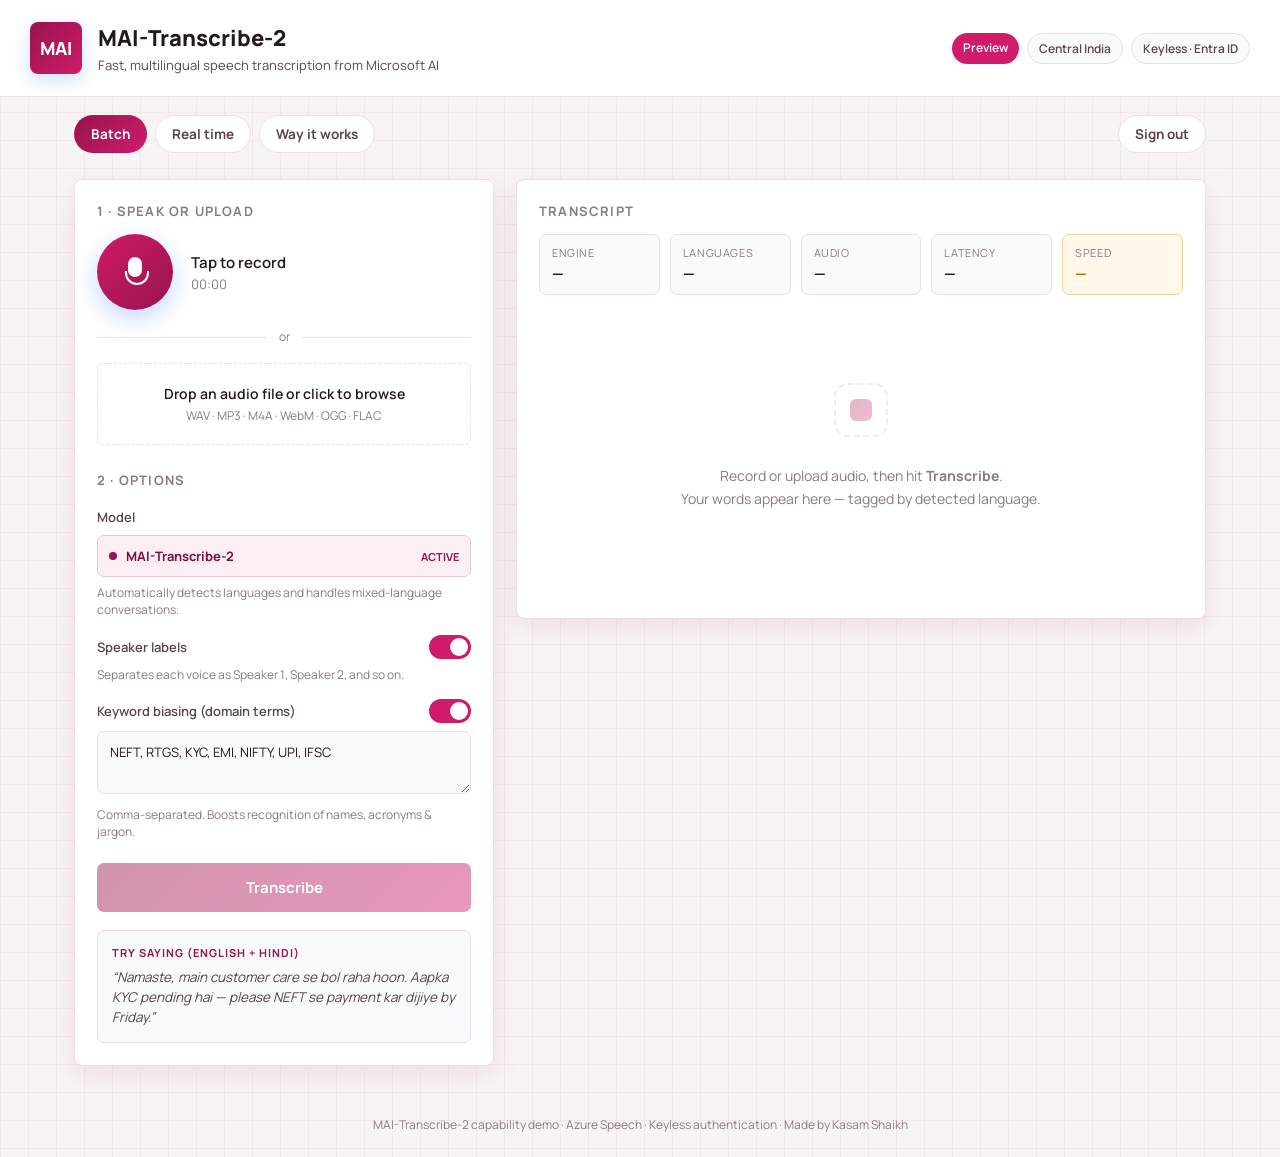
<file: public/index.html>
<!DOCTYPE html>
<html lang="en">
<head>
  <meta charset="UTF-8" />
  <meta name="viewport" content="width=device-width, initial-scale=1.0" />
  <title>MAI-Transcribe-2 · Live Demo</title>
  <link rel="preconnect" href="https://fonts.googleapis.com" />
  <link rel="preconnect" href="https://fonts.gstatic.com" crossorigin />
  <link href="https://fonts.googleapis.com/css2?family=Manrope:wght@400;500;600;700;800&display=swap" rel="stylesheet" />
  <link rel="stylesheet" href="styles.css?v=9" />
</head>
<body>
  <header class="app-header">
    <div class="brand">
      <div class="brand-mark">MAI</div>
      <div class="brand-text">
        <h1>MAI-Transcribe-2</h1>
        <p>Fast, multilingual speech transcription from Microsoft AI</p>
      </div>
    </div>
    <div class="badges">
      <span class="badge badge-preview">Preview</span>
      <span class="badge">Central India</span>
      <span class="badge">Keyless · Entra ID</span>
    </div>
  </header>

  <nav class="top-nav">
    <a href="index.html" class="active">Batch</a>
    <a href="realtime.html">Real time</a>
    <a href="how-it-works.html">Way it works</a>
    <a href="#" class="signout" onclick="fetch('/api/logout',{method:'POST'}).then(()=>location.replace('/login.html'));return false;">Sign out</a>
  </nav>

  <main class="layout">
    <!-- ============ INPUT / CONTROLS ============ -->
    <section class="card panel-input">
      <h2 class="card-title">1 · Speak or upload</h2>

      <div class="record-row">
        <button id="recordBtn" class="record-btn" aria-label="Record">
          <span class="mic-icon"></span>
        </button>
        <div class="record-meta">
          <div id="recordState" class="record-state">Tap to record</div>
          <div id="recordTimer" class="record-timer">00:00</div>
        </div>
      </div>

      <div class="or-divider"><span>or</span></div>

      <label id="dropZone" class="dropzone" for="fileInput">
        <span class="dz-title">Drop an audio file or click to browse</span>
        <span class="dz-sub">WAV · MP3 · M4A · WebM · OGG · FLAC</span>
        <input id="fileInput" type="file" accept="audio/*" hidden />
      </label>
      <div id="fileName" class="file-name" hidden></div>

      <h2 class="card-title mt">2 · Options</h2>

      <div class="field">
        <span class="field-label">Model</span>
        <div class="model-selection">
          <span class="model-dot"></span>
          <span>MAI-Transcribe-2</span>
          <span class="model-status">Active</span>
        </div>
        <p class="field-hint">Automatically detects languages and handles mixed-language conversations.</p>
      </div>

      <div class="field">
        <div class="field-row">
          <span class="field-label">Speaker labels</span>
          <label class="switch">
            <input type="checkbox" id="diarizationToggle" checked />
            <span class="slider"></span>
          </label>
        </div>
        <p class="field-hint">Separates each voice as Speaker 1, Speaker 2, and so on.</p>
      </div>

      <div class="field">
        <div class="field-row">
          <span class="field-label">Keyword biasing (domain terms)</span>
          <label class="switch">
            <input type="checkbox" id="biasingToggle" checked />
            <span class="slider"></span>
          </label>
        </div>
        <textarea id="phrases" class="phrases" rows="2" spellcheck="false">NEFT, RTGS, KYC, EMI, NIFTY, UPI, IFSC</textarea>
        <p class="field-hint">Comma-separated. Boosts recognition of names, acronyms &amp; jargon.</p>
      </div>

      <button id="transcribeBtn" class="primary-btn" disabled>
        <span class="btn-label">Transcribe</span>
        <span class="btn-spinner" hidden></span>
      </button>

      <div class="try-card">
        <div class="try-label">Try saying (English + Hindi)</div>
        <p class="try-line">“Namaste, main customer care se bol raha hoon. Aapka KYC pending hai — please NEFT se payment kar dijiye by Friday.”</p>
      </div>
    </section>

    <!-- ============ RESULTS ============ -->
    <section class="card panel-output">
      <h2 class="card-title">Transcript</h2>

      <div id="statBar" class="stat-bar" hidden>
        <div class="stat"><span class="stat-k">Engine</span><span class="stat-v" id="statEngine">—</span></div>
        <div class="stat"><span class="stat-k">Languages</span><span class="stat-v" id="statLangs">—</span></div>
        <div class="stat"><span class="stat-k">Audio</span><span class="stat-v" id="statAudio">—</span></div>
        <div class="stat"><span class="stat-k">Latency</span><span class="stat-v" id="statLatency">—</span></div>
        <div class="stat stat-accent"><span class="stat-k">Speed</span><span class="stat-v" id="statSpeed">—</span></div>
      </div>

      <audio id="player" class="player" controls hidden></audio>

      <div id="empty" class="empty">
        <div class="empty-icon"></div>
        <p>Record or upload audio, then hit <strong>Transcribe</strong>.<br />Your words appear here — tagged by detected language.</p>
      </div>

      <div id="transcript" class="transcript" hidden></div>

      <div id="speakerNote" class="bias-note" hidden></div>
      <div id="englishBox" class="english-card" hidden>
        <div class="english-head">
          <h3>Summary</h3>
          <button id="copyEnglish" class="ghost-btn" type="button">Copy</button>
        </div>
        <p id="englishSummary" class="english-summary"></p>
        <h3>English transcript</h3>
        <div id="englishText" class="english-text"></div>
      </div>
      <div id="biasNote" class="bias-note" hidden></div>
      <div id="errorBox" class="error-box" hidden></div>
    </section>
  </main>

  <footer class="app-footer">
    <span>MAI-Transcribe-2 capability demo · Azure Speech · Keyless authentication · Made by Kasam Shaikh</span>
  </footer>

  <script src="app.js?v=8"></script>
</body>
</html>
</file>
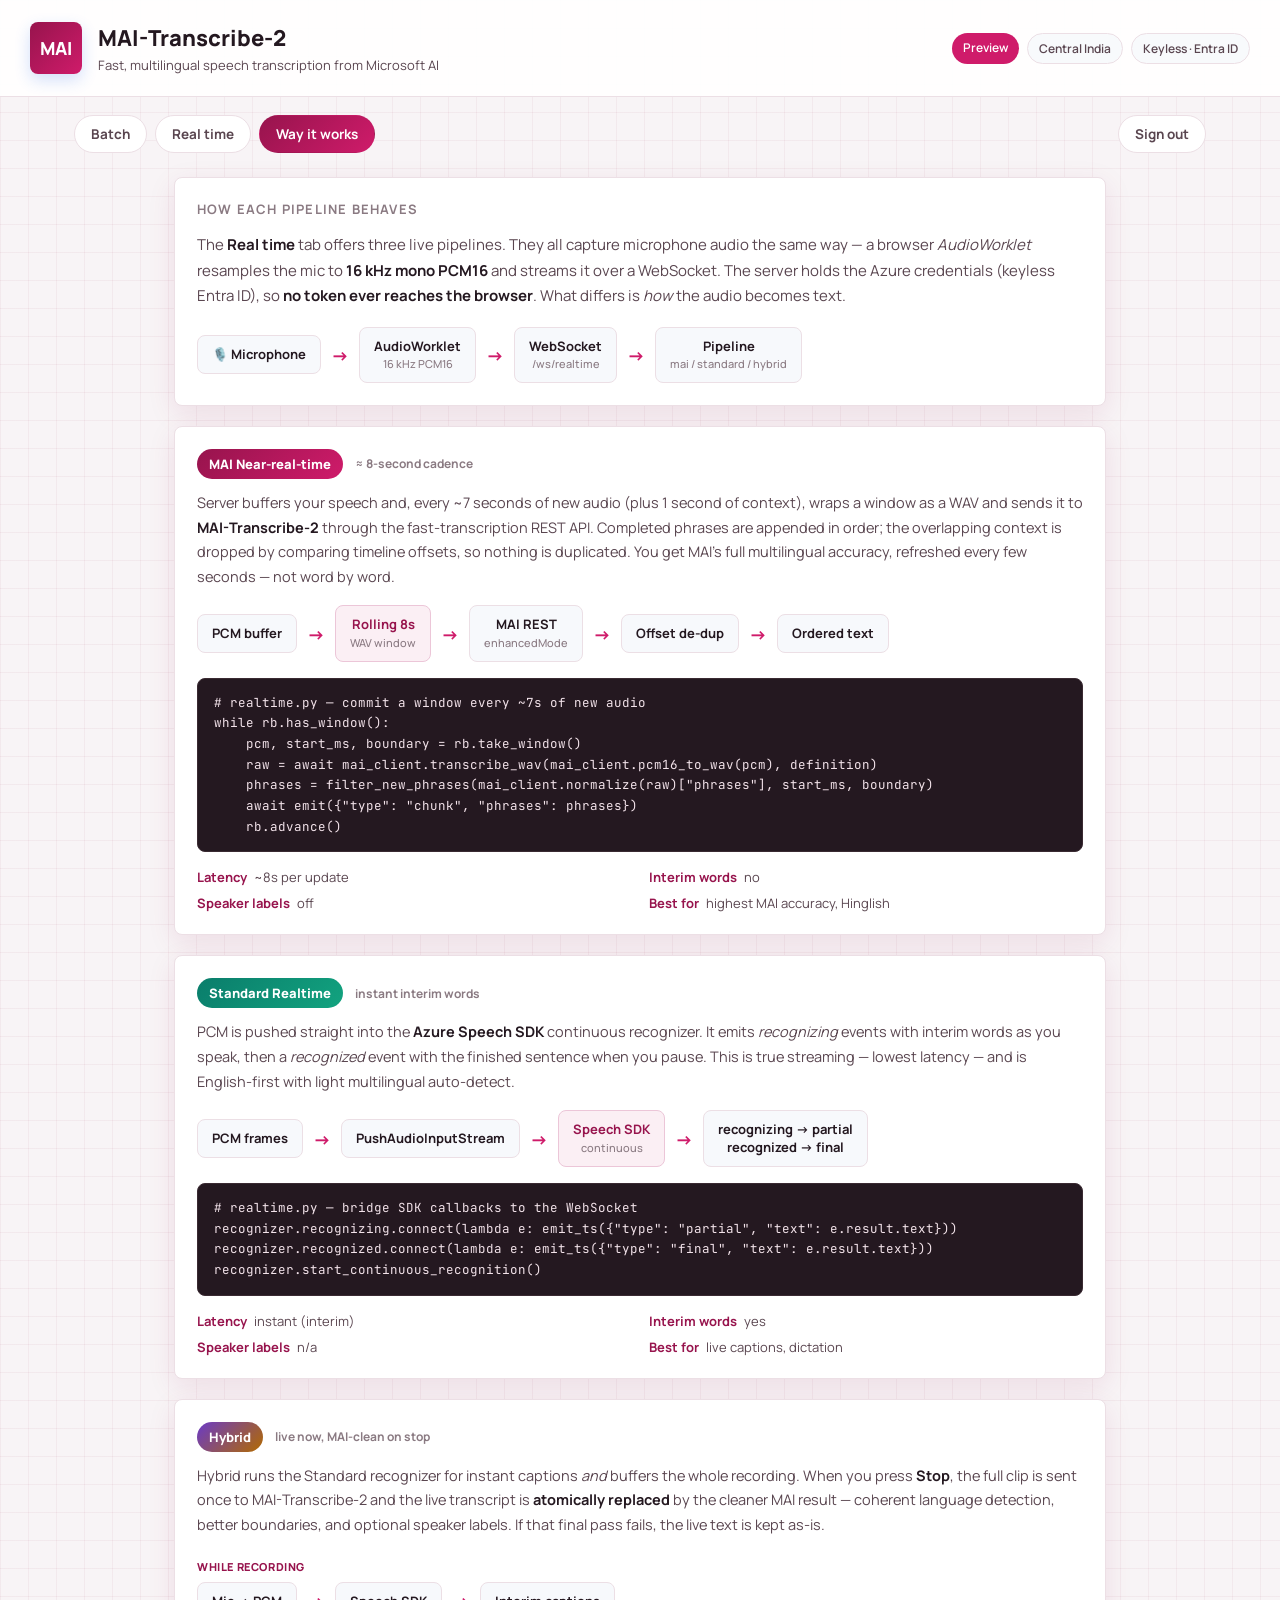
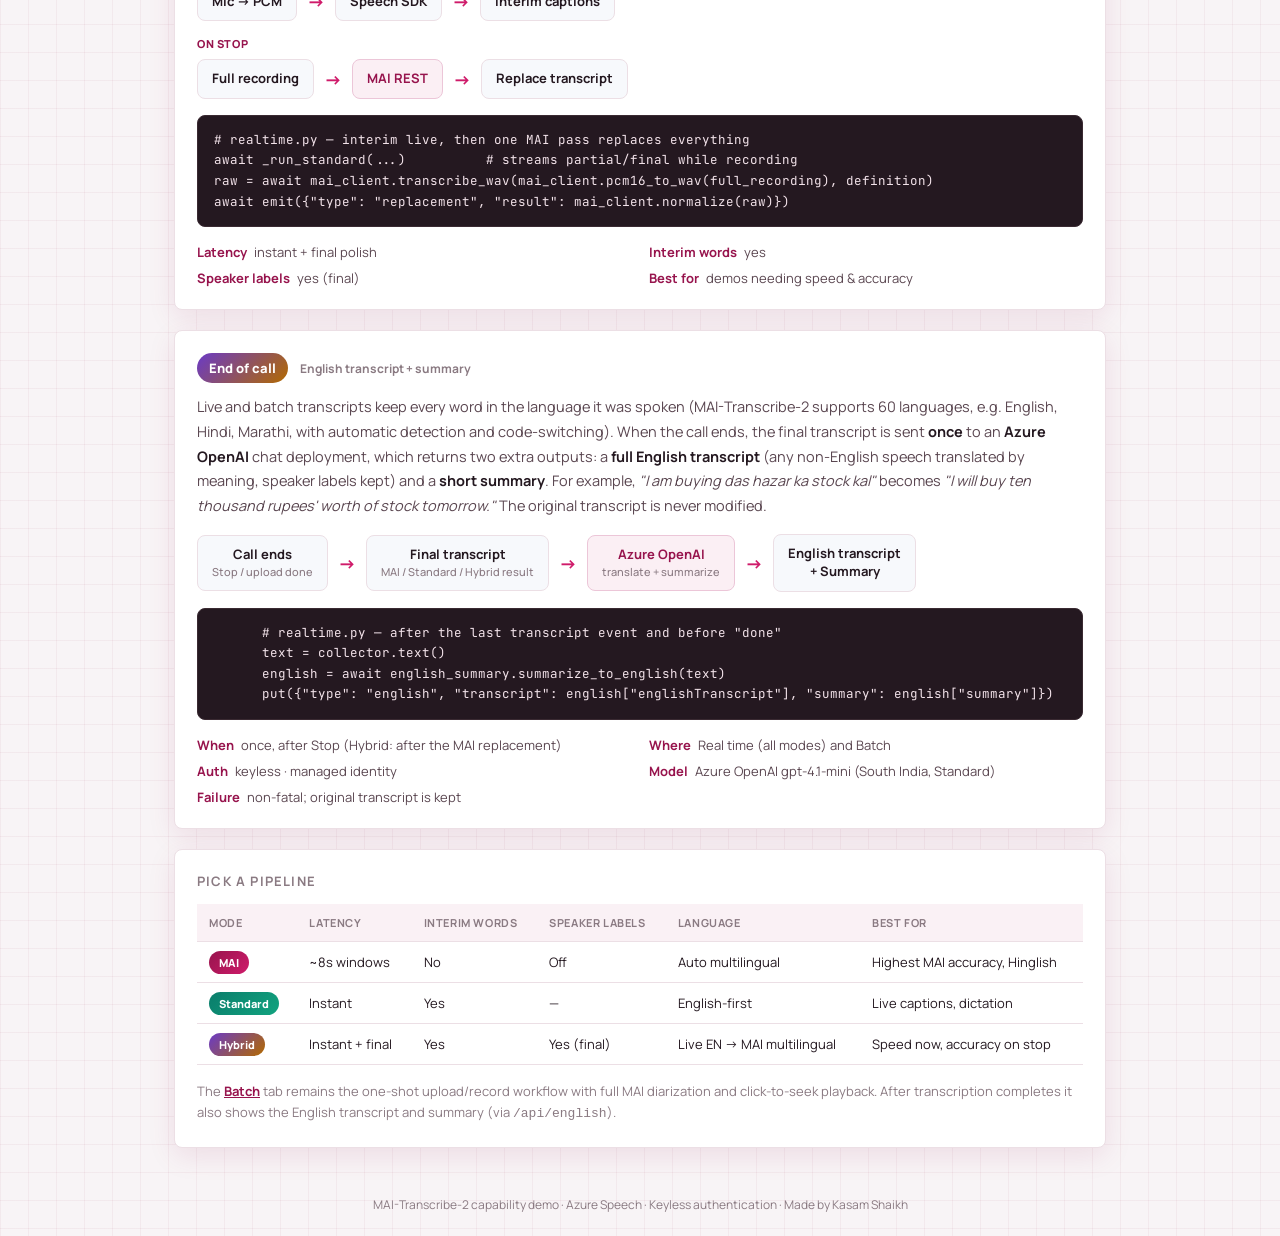
<file: public/how-it-works.html>
<!DOCTYPE html>
<html lang="en">
<head>
  <meta charset="UTF-8" />
  <meta name="viewport" content="width=device-width, initial-scale=1.0" />
  <title>MAI-Transcribe-2 · Way it works</title>
  <link rel="preconnect" href="https://fonts.googleapis.com" />
  <link rel="preconnect" href="https://fonts.gstatic.com" crossorigin />
  <link href="https://fonts.googleapis.com/css2?family=Manrope:wght@400;500;600;700;800&display=swap" rel="stylesheet" />
  <link href="https://fonts.googleapis.com/css2?family=JetBrains+Mono:wght@400;600&display=swap" rel="stylesheet" />
  <link rel="stylesheet" href="styles.css?v=9" />
  <link rel="stylesheet" href="how-it-works.css?v=1" />
</head>
<body>
  <header class="app-header">
    <div class="brand">
      <div class="brand-mark">MAI</div>
      <div class="brand-text">
        <h1>MAI-Transcribe-2</h1>
        <p>Fast, multilingual speech transcription from Microsoft AI</p>
      </div>
    </div>
    <div class="badges">
      <span class="badge badge-preview">Preview</span>
      <span class="badge">Central India</span>
      <span class="badge">Keyless · Entra ID</span>
    </div>
  </header>

  <nav class="top-nav">
    <a href="index.html">Batch</a>
    <a href="realtime.html">Real time</a>
    <a href="how-it-works.html" class="active">Way it works</a>
    <a href="#" class="signout" onclick="fetch('/api/logout',{method:'POST'}).then(()=>location.replace('/login.html'));return false;">Sign out</a>
  </nav>

  <main class="how">
    <section class="card intro-card">
      <h2 class="card-title">How each pipeline behaves</h2>
      <p class="lead">
        The <strong>Real time</strong> tab offers three live pipelines. They all capture microphone
        audio the same way — a browser <em>AudioWorklet</em> resamples the mic to <strong>16&nbsp;kHz mono
        PCM16</strong> and streams it over a WebSocket. The server holds the Azure credentials
        (keyless Entra ID), so <strong>no token ever reaches the browser</strong>. What differs is
        <em>how</em> the audio becomes text.
      </p>
      <div class="flow small">
        <span class="flow-step">🎙️ Microphone</span>
        <span class="flow-arrow">→</span>
        <span class="flow-step">AudioWorklet<br /><small>16 kHz PCM16</small></span>
        <span class="flow-arrow">→</span>
        <span class="flow-step">WebSocket<br /><small>/ws/realtime</small></span>
        <span class="flow-arrow">→</span>
        <span class="flow-step">Pipeline<br /><small>mai / standard / hybrid</small></span>
      </div>
    </section>

    <!-- MAI -->
    <section class="card pipe">
      <div class="pipe-head">
        <span class="pipe-badge mai">MAI Near-real-time</span>
        <span class="pipe-tag">≈ 8-second cadence</span>
      </div>
      <p class="pipe-summary">
        Server buffers your speech and, every ~7&nbsp;seconds of new audio (plus 1&nbsp;second of
        context), wraps a window as a WAV and sends it to <strong>MAI-Transcribe-2</strong> through the
        fast-transcription REST API. Completed phrases are appended in order; the overlapping context is
        dropped by comparing timeline offsets, so nothing is duplicated. You get MAI's full multilingual
        accuracy, refreshed every few seconds — not word by word.
      </p>
      <div class="flow">
        <span class="flow-step">PCM buffer</span>
        <span class="flow-arrow">→</span>
        <span class="flow-step accent">Rolling 8s<br /><small>WAV window</small></span>
        <span class="flow-arrow">→</span>
        <span class="flow-step">MAI REST<br /><small>enhancedMode</small></span>
        <span class="flow-arrow">→</span>
        <span class="flow-step">Offset de-dup</span>
        <span class="flow-arrow">→</span>
        <span class="flow-step">Ordered text</span>
      </div>
      <pre class="snippet"><code># realtime.py — commit a window every ~7s of new audio
while rb.has_window():
    pcm, start_ms, boundary = rb.take_window()
    raw = await mai_client.transcribe_wav(mai_client.pcm16_to_wav(pcm), definition)
    phrases = filter_new_phrases(mai_client.normalize(raw)["phrases"], start_ms, boundary)
    await emit({"type": "chunk", "phrases": phrases})
    rb.advance()</code></pre>
      <ul class="chars">
        <li><b>Latency</b> ~8s per update</li>
        <li><b>Interim words</b> no</li>
        <li><b>Speaker labels</b> off</li>
        <li><b>Best for</b> highest MAI accuracy, Hinglish</li>
      </ul>
    </section>

    <!-- STANDARD -->
    <section class="card pipe">
      <div class="pipe-head">
        <span class="pipe-badge standard">Standard Realtime</span>
        <span class="pipe-tag">instant interim words</span>
      </div>
      <p class="pipe-summary">
        PCM is pushed straight into the <strong>Azure Speech SDK</strong> continuous recognizer. It emits
        <em>recognizing</em> events with interim words as you speak, then a <em>recognized</em> event with
        the finished sentence when you pause. This is true streaming — lowest latency — and is
        English-first with light multilingual auto-detect.
      </p>
      <div class="flow">
        <span class="flow-step">PCM frames</span>
        <span class="flow-arrow">→</span>
        <span class="flow-step">PushAudioInputStream</span>
        <span class="flow-arrow">→</span>
        <span class="flow-step accent">Speech SDK<br /><small>continuous</small></span>
        <span class="flow-arrow">→</span>
        <span class="flow-step">recognizing → partial<br />recognized → final</span>
      </div>
      <pre class="snippet"><code># realtime.py — bridge SDK callbacks to the WebSocket
recognizer.recognizing.connect(lambda e: emit_ts({"type": "partial", "text": e.result.text}))
recognizer.recognized.connect(lambda e: emit_ts({"type": "final", "text": e.result.text}))
recognizer.start_continuous_recognition()</code></pre>
      <ul class="chars">
        <li><b>Latency</b> instant (interim)</li>
        <li><b>Interim words</b> yes</li>
        <li><b>Speaker labels</b> n/a</li>
        <li><b>Best for</b> live captions, dictation</li>
      </ul>
    </section>

    <!-- HYBRID -->
    <section class="card pipe">
      <div class="pipe-head">
        <span class="pipe-badge hybrid">Hybrid</span>
        <span class="pipe-tag">live now, MAI-clean on stop</span>
      </div>
      <p class="pipe-summary">
        Hybrid runs the Standard recognizer for instant captions <em>and</em> buffers the whole recording.
        When you press <strong>Stop</strong>, the full clip is sent once to MAI-Transcribe-2 and the live
        transcript is <strong>atomically replaced</strong> by the cleaner MAI result — coherent language
        detection, better boundaries, and optional speaker labels. If that final pass fails, the live text
        is kept as-is.
      </p>
      <div class="flow labeled">
        <div class="flow-lane">
          <span class="lane-tag">While recording</span>
          <div class="flow">
            <span class="flow-step">Mic → PCM</span>
            <span class="flow-arrow">→</span>
            <span class="flow-step">Speech SDK</span>
            <span class="flow-arrow">→</span>
            <span class="flow-step">Interim captions</span>
          </div>
        </div>
        <div class="flow-lane">
          <span class="lane-tag">On stop</span>
          <div class="flow">
            <span class="flow-step">Full recording</span>
            <span class="flow-arrow">→</span>
            <span class="flow-step accent">MAI REST</span>
            <span class="flow-arrow">→</span>
            <span class="flow-step">Replace transcript</span>
          </div>
        </div>
      </div>
      <pre class="snippet"><code># realtime.py — interim live, then one MAI pass replaces everything
await _run_standard(...)          # streams partial/final while recording
raw = await mai_client.transcribe_wav(mai_client.pcm16_to_wav(full_recording), definition)
await emit({"type": "replacement", "result": mai_client.normalize(raw)})</code></pre>
      <ul class="chars">
        <li><b>Latency</b> instant + final polish</li>
        <li><b>Interim words</b> yes</li>
        <li><b>Speaker labels</b> yes (final)</li>
        <li><b>Best for</b> demos needing speed &amp; accuracy</li>
      </ul>
    </section>

    <!-- ENGLISH SUMMARY -->
    <section class="card pipe">
      <div class="pipe-head">
        <span class="pipe-badge hybrid">End of call</span>
        <span class="pipe-tag">English transcript + summary</span>
      </div>
      <p class="pipe-summary">
        Live and batch transcripts keep every word in the language it was spoken (MAI-Transcribe-2 supports 60
        languages, e.g. English, Hindi, Marathi, with automatic detection and code-switching).
        When the call ends, the final transcript is sent <strong>once</strong> to an
        <strong>Azure OpenAI</strong> chat deployment, which returns two extra outputs: a
        <strong>full English transcript</strong> (any non-English speech translated by meaning, speaker labels kept) and a
        <strong>short summary</strong>. For example, <em>"I am buying das hazar ka stock kal"</em> becomes
        <em>"I will buy ten thousand rupees' worth of stock tomorrow."</em> The original transcript is never modified.
      </p>
      <div class="flow">
        <span class="flow-step">Call ends<br /><small>Stop / upload done</small></span>
        <span class="flow-arrow">→</span>
        <span class="flow-step">Final transcript<br /><small>MAI / Standard / Hybrid result</small></span>
        <span class="flow-arrow">→</span>
        <span class="flow-step accent">Azure OpenAI<br /><small>translate + summarize</small></span>
        <span class="flow-arrow">→</span>
        <span class="flow-step">English transcript<br />+ Summary</span>
      </div>
      <pre class="snippet"><code>      # realtime.py — after the last transcript event and before "done"
      text = collector.text()
      english = await english_summary.summarize_to_english(text)
      put({"type": "english", "transcript": english["englishTranscript"], "summary": english["summary"]})</code></pre>
      <ul class="chars">
        <li><b>When</b> once, after Stop (Hybrid: after the MAI replacement)</li>
        <li><b>Where</b> Real time (all modes) and Batch</li>
        <li><b>Auth</b> keyless · managed identity</li>
        <li><b>Model</b> Azure OpenAI gpt-4.1-mini (South India, Standard)</li>
        <li><b>Failure</b> non-fatal; original transcript is kept</li>
      </ul>
    </section>

    <!-- COMPARISON -->
    <section class="card">
      <h2 class="card-title">Pick a pipeline</h2>
      <div class="compare-wrap">
        <table class="compare">
          <thead>
            <tr><th>Mode</th><th>Latency</th><th>Interim words</th><th>Speaker labels</th><th>Language</th><th>Best for</th></tr>
          </thead>
          <tbody>
            <tr>
              <td><span class="pipe-badge mai sm">MAI</span></td>
              <td>~8s windows</td><td>No</td><td>Off</td><td>Auto multilingual</td>
              <td>Highest MAI accuracy, Hinglish</td>
            </tr>
            <tr>
              <td><span class="pipe-badge standard sm">Standard</span></td>
              <td>Instant</td><td>Yes</td><td>—</td><td>English-first</td>
              <td>Live captions, dictation</td>
            </tr>
            <tr>
              <td><span class="pipe-badge hybrid sm">Hybrid</span></td>
              <td>Instant + final</td><td>Yes</td><td>Yes (final)</td><td>Live EN → MAI multilingual</td>
              <td>Speed now, accuracy on stop</td>
            </tr>
          </tbody>
        </table>
      </div>
      <p class="foot-note">
        The <a href="index.html">Batch</a> tab remains the one-shot upload/record workflow with full MAI
        diarization and click-to-seek playback. After transcription completes it also shows the English transcript
                and summary (via <code>/api/english</code>).
      </p>
    </section>
  </main>

  <footer class="app-footer">
    <span>MAI-Transcribe-2 capability demo · Azure Speech · Keyless authentication · Made by Kasam Shaikh</span>
  </footer>
</body>
</html>
</file>
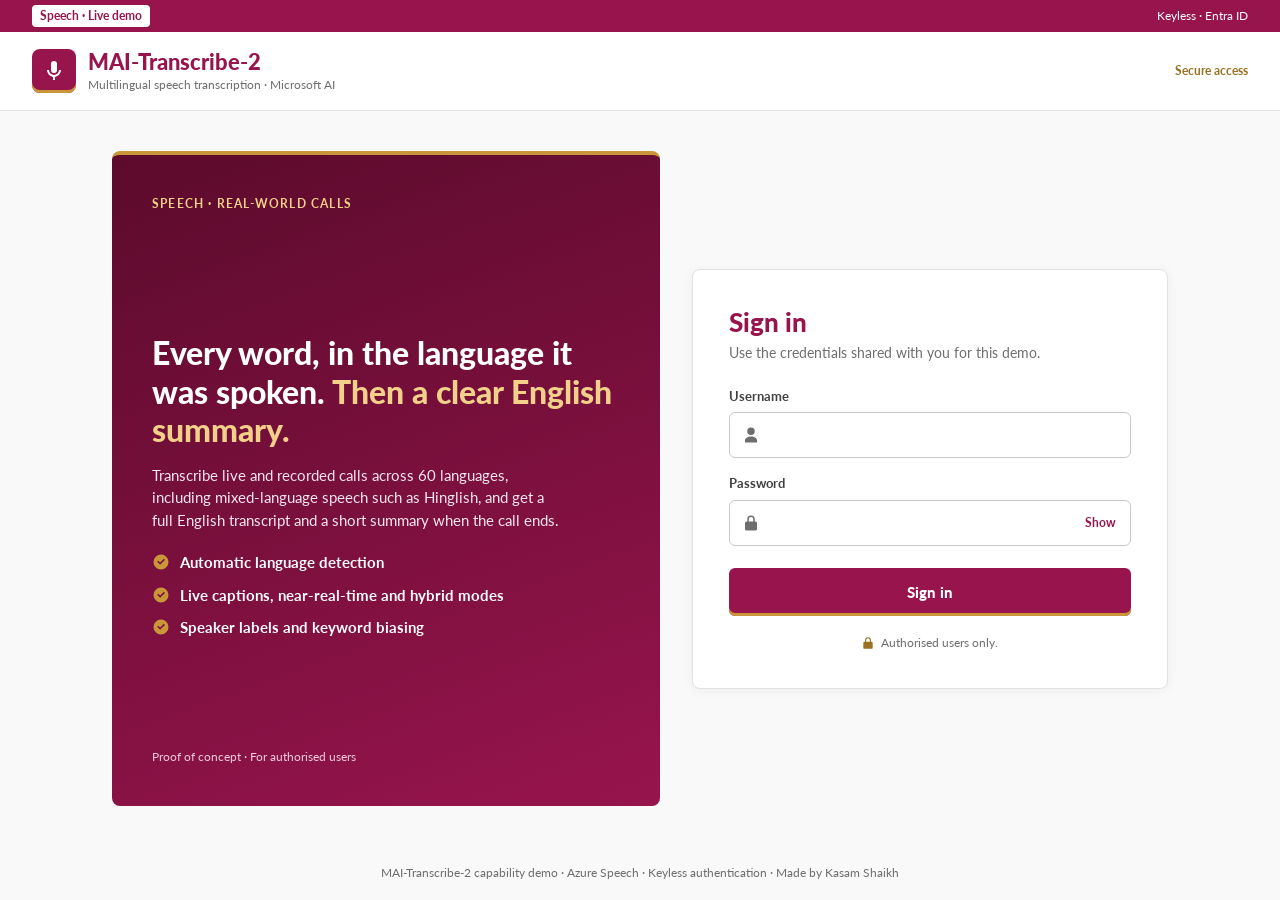
<file: public/login.html>
<!DOCTYPE html>
<html lang="en">
<head>
  <meta charset="UTF-8" />
  <meta name="viewport" content="width=device-width, initial-scale=1.0" />
  <meta name="robots" content="noindex, nofollow" />
  <title>Sign in · MAI-Transcribe-2</title>
  <link rel="preconnect" href="https://fonts.googleapis.com" />
  <link rel="preconnect" href="https://fonts.gstatic.com" crossorigin />
  <link href="https://fonts.googleapis.com/css2?family=Lato:wght@400;700;900&display=swap" rel="stylesheet" />
  <link rel="stylesheet" href="login.css?v=2" />
</head>
<body class="login-page">
  <svg class="sprite" aria-hidden="true" focusable="false">
    <symbol id="i-mark" viewBox="0 0 24 24"><path d="M12 14a3 3 0 0 0 3-3V5a3 3 0 0 0-6 0v6a3 3 0 0 0 3 3Zm5-3a5 5 0 0 1-10 0H5a7 7 0 0 0 6 6.9V21h2v-3.1A7 7 0 0 0 19 11h-2Z"/></symbol>
    <symbol id="i-user" viewBox="0 0 24 24"><path d="M12 12a5 5 0 1 1 0-10 5 5 0 0 1 0 10Zm0 2c4.4 0 8 2.2 8 5v3H4v-3c0-2.8 3.6-5 8-5Z"/></symbol>
    <symbol id="i-lock" viewBox="0 0 24 24"><path d="M12 2a5 5 0 0 1 5 5v3h1a2 2 0 0 1 2 2v8a2 2 0 0 1-2 2H6a2 2 0 0 1-2-2v-8a2 2 0 0 1 2-2h1V7a5 5 0 0 1 5-5Zm0 2a3 3 0 0 0-3 3v3h6V7a3 3 0 0 0-3-3Z"/></symbol>
    <symbol id="i-check" viewBox="0 0 24 24"><path d="M12 2a10 10 0 1 1 0 20 10 10 0 0 1 0-20Zm-1.2 13.6 6.4-6.4-1.4-1.4-5 5-2.6-2.6-1.4 1.4 4 4Z"/></symbol>
  </svg>

  <div class="utilitybar">
    <span class="utility-section">Speech · Live demo</span>
    <span class="utility-note">Keyless · Entra ID</span>
  </div>

  <header class="topbar">
    <div class="brand">
      <span class="mark" aria-hidden="true"><svg><use href="#i-mark"/></svg></span>
      <div>
        <p class="brand-name">MAI-Transcribe-2</p>
        <p class="brand-sub">Multilingual speech transcription · Microsoft AI</p>
      </div>
    </div>
    <span class="topbar-note">Secure access</span>
  </header>

  <div class="login-shell">
    <aside class="login-hero">
      <p class="eyebrow">Speech · Real-world calls</p>
      <div>
        <h2>Every word, in the language it was spoken. <em>Then a clear English summary.</em></h2>
        <p class="hero-lead">
          Transcribe live and recorded calls across 60 languages, including mixed-language speech such as
          Hinglish, and get a full English transcript and a short summary when the call ends.
        </p>
        <ul class="hero-points">
          <li><svg class="ic" aria-hidden="true"><use href="#i-check"/></svg>Automatic language detection</li>
          <li><svg class="ic" aria-hidden="true"><use href="#i-check"/></svg>Live captions, near-real-time and hybrid modes</li>
          <li><svg class="ic" aria-hidden="true"><use href="#i-check"/></svg>Speaker labels and keyword biasing</li>
        </ul>
      </div>
      <p class="hero-foot">Proof of concept · For authorised users</p>
    </aside>

    <main class="login-main">
      <section class="login-card" aria-labelledby="login-title">
        <h1 id="login-title">Sign in</h1>
        <p class="login-intro">Use the credentials shared with you for this demo.</p>
        <form id="loginForm" class="login-form" novalidate>
          <label for="username">Username</label>
          <div class="field">
            <svg class="ic" aria-hidden="true"><use href="#i-user"/></svg>
            <input id="username" name="username" type="text" autocomplete="username"
                   autocapitalize="none" spellcheck="false" maxlength="64" required />
          </div>

          <label for="password">Password</label>
          <div class="field">
            <svg class="ic" aria-hidden="true"><use href="#i-lock"/></svg>
            <input id="password" name="password" type="password" autocomplete="current-password"
                   maxlength="128" required />
            <button id="togglePw" class="reveal" type="button" aria-label="Show password" aria-pressed="false">Show</button>
          </div>

          <p id="loginError" class="login-error" role="alert" hidden></p>
          <button id="loginBtn" class="btn-primary" type="submit">Sign in</button>
        </form>
        <p class="login-note"><svg class="ic" aria-hidden="true"><use href="#i-lock"/></svg>Authorised users only.</p>
      </section>
    </main>
  </div>

  <footer class="login-footer">
    MAI-Transcribe-2 capability demo · Azure Speech · Keyless authentication · Made by Kasam Shaikh
  </footer>

  <script>
    const form = document.getElementById("loginForm");
    const errBox = document.getElementById("loginError");
    const btn = document.getElementById("loginBtn");

    // Show/hide the password text.
    document.getElementById("togglePw").addEventListener("click", (e) => {
      const pw = document.getElementById("password");
      const show = pw.type === "password";
      pw.type = show ? "text" : "password";
      e.currentTarget.textContent = show ? "Hide" : "Show";
      e.currentTarget.setAttribute("aria-pressed", String(show));
    });

    // Post the credentials; on success the server sets the session cookie and we go home.
    form.addEventListener("submit", async (e) => {
      e.preventDefault();
      errBox.hidden = true;
      const username = document.getElementById("username").value.trim();
      const password = document.getElementById("password").value;
      if (!username || !password) {
        errBox.textContent = "Enter your username and password.";
        errBox.hidden = false;
        return;
      }
      btn.disabled = true;
      btn.textContent = "Signing in…";
      try {
        const res = await fetch("/api/login", {
          method: "POST",
          headers: { "Content-Type": "application/json" },
          body: JSON.stringify({ username, password }),
        });
        if (res.ok) { location.replace("/"); return; }
        const data = await res.json().catch(() => ({}));
        errBox.textContent = data.error || "Sign-in failed.";
        errBox.hidden = false;
      } catch (err) {
        errBox.textContent = "Could not reach the server.";
        errBox.hidden = false;
      } finally {
        btn.disabled = false;
        btn.textContent = "Sign in";
      }
    });
  </script>
</body>
</html>
</file>
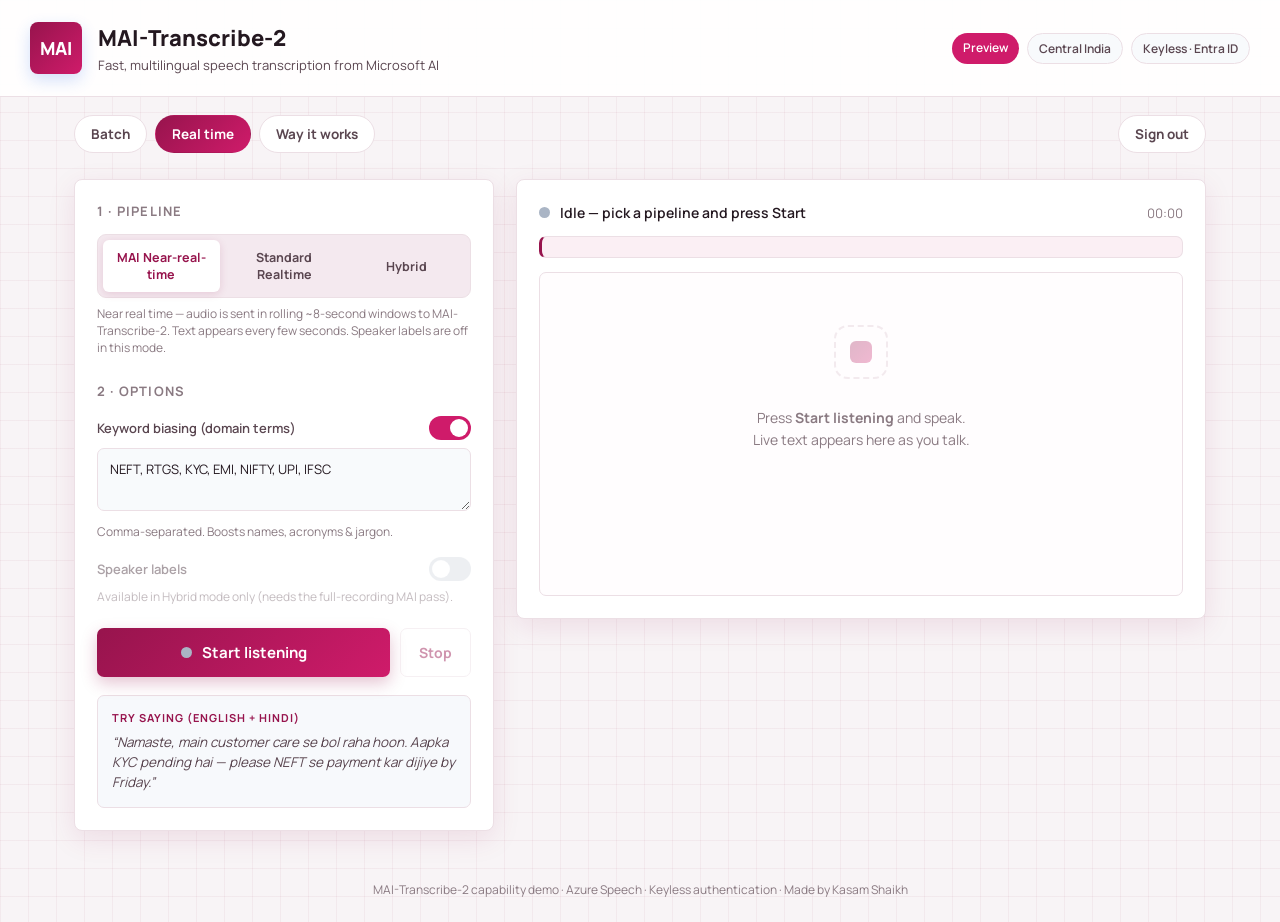
<file: public/realtime.html>
<!DOCTYPE html>
<html lang="en">
<head>
  <meta charset="UTF-8" />
  <meta name="viewport" content="width=device-width, initial-scale=1.0" />
  <title>MAI-Transcribe-2 · Real time</title>
  <link rel="preconnect" href="https://fonts.googleapis.com" />
  <link rel="preconnect" href="https://fonts.gstatic.com" crossorigin />
  <link href="https://fonts.googleapis.com/css2?family=Manrope:wght@400;500;600;700;800&display=swap" rel="stylesheet" />
  <link rel="stylesheet" href="styles.css?v=9" />
  <link rel="stylesheet" href="realtime.css?v=1" />
</head>
<body>
  <header class="app-header">
    <div class="brand">
      <div class="brand-mark">MAI</div>
      <div class="brand-text">
        <h1>MAI-Transcribe-2</h1>
        <p>Fast, multilingual speech transcription from Microsoft AI</p>
      </div>
    </div>
    <div class="badges">
      <span class="badge badge-preview">Preview</span>
      <span class="badge">Central India</span>
      <span class="badge">Keyless · Entra ID</span>
    </div>
  </header>

  <nav class="top-nav">
    <a href="index.html">Batch</a>
    <a href="realtime.html" class="active">Real time</a>
    <a href="how-it-works.html">Way it works</a>
    <a href="#" class="signout" onclick="fetch('/api/logout',{method:'POST'}).then(()=>location.replace('/login.html'));return false;">Sign out</a>
  </nav>

  <main class="layout">
    <!-- ============ CONTROLS ============ -->
    <section class="card panel-input">
      <h2 class="card-title">1 · Pipeline</h2>
      <div class="seg" id="rtModeSeg" role="tablist" aria-label="Realtime pipeline">
        <button class="seg-btn active" data-mode="mai" type="button">MAI Near-real-time</button>
        <button class="seg-btn" data-mode="standard" type="button">Standard Realtime</button>
        <button class="seg-btn" data-mode="hybrid" type="button">Hybrid</button>
      </div>
      <p class="field-hint" id="rtHint"></p>

      <h2 class="card-title mt">2 · Options</h2>
      <div class="field">
        <div class="field-row">
          <span class="field-label">Keyword biasing (domain terms)</span>
          <label class="switch">
            <input type="checkbox" id="rtBiasing" checked />
            <span class="slider"></span>
          </label>
        </div>
        <textarea id="rtPhrases" class="phrases" rows="2" spellcheck="false">NEFT, RTGS, KYC, EMI, NIFTY, UPI, IFSC</textarea>
        <p class="field-hint">Comma-separated. Boosts names, acronyms &amp; jargon.</p>
      </div>

      <div class="field" id="rtDiarField">
        <div class="field-row">
          <span class="field-label">Speaker labels</span>
          <label class="switch">
            <input type="checkbox" id="rtDiar" />
            <span class="slider"></span>
          </label>
        </div>
        <p class="field-hint" id="rtDiarHint"></p>
      </div>

      <div class="rt-actions">
        <button id="rtStart" class="primary-btn" type="button">
          <span class="live-dot idle" style="position:static;margin:0"></span>
          Start listening
        </button>
        <button id="rtStop" class="ghost-btn" type="button" disabled>Stop</button>
      </div>

      <div class="try-card">
        <div class="try-label">Try saying (English + Hindi)</div>
        <p class="try-line">“Namaste, main customer care se bol raha hoon. Aapka KYC pending hai — please NEFT se payment kar dijiye by Friday.”</p>
      </div>
    </section>

    <!-- ============ LIVE OUTPUT ============ -->
    <section class="card panel-output">
      <div class="status-row">
        <div class="status-left">
          <span id="rtDot" class="live-dot idle"></span>
          <span id="rtStatusText">Idle — pick a pipeline and press Start</span>
        </div>
        <div class="status-right">
          <span id="rtStateChip" class="state-chip" hidden></span>
          <span id="rtTimer" class="record-timer">00:00</span>
        </div>
      </div>

      <div id="rtFlash" class="rt-flash" hidden></div>
      <div id="rtSummary" class="transcript-summary" hidden></div>

      <div id="rtScroll" class="rt-scroll">
        <div id="rtEmpty" class="empty">
          <div class="empty-icon"></div>
          <p>Press <strong>Start listening</strong> and speak.<br />Live text appears here as you talk.</p>
        </div>
        <div id="rtOutput" class="transcript"></div>
        <div id="rtInterim" class="interim" hidden></div>
      </div>

      <div id="rtFinalNote" class="bias-note" hidden></div>
      <div id="rtEnglish" class="english-card" hidden>
        <div class="english-head">
          <h3>Summary</h3>
          <button id="rtCopyEnglish" class="ghost-btn" type="button">Copy</button>
        </div>
        <p id="rtEnglishSummary" class="english-summary"></p>
        <h3>English transcript</h3>
        <div id="rtEnglishText" class="english-text"></div>
      </div>
      <div id="rtError" class="error-box" hidden></div>
    </section>
  </main>

  <footer class="app-footer">
    <span>MAI-Transcribe-2 capability demo · Azure Speech · Keyless authentication · Made by Kasam Shaikh</span>
  </footer>

  <script src="realtime.js?v=3"></script>
</body>
</html>
</file>
<file: public/styles.css>
:root {
  --bg: #f8f4f6;
  --card: #ffffff;
  --card-2: #ffffff;
  --ink: #241820;
  --ink-soft: #5a4650;
  --ink-mute: #8a7a82;
  --line: #ecdfe5;
  --brand: #97144d;        /* Axis Bank burgundy */
  --brand-2: #cf1b6a;      /* Axis magenta accent */
  --accent: #b26a00;       /* warm gold for the speed highlight */
  --danger: #dc3545;
  --radius: 8px;
  --radius-sm: 7px;
  --shadow: 0 8px 28px rgba(151, 20, 77, 0.10);
}

* { box-sizing: border-box; }

html, body { margin: 0; padding: 0; }

body {
  font-family: "Manrope", sans-serif;
  color: var(--ink);
  background:
    linear-gradient(rgba(151, 20, 77, 0.05) 1px, transparent 1px),
    linear-gradient(90deg, rgba(151, 20, 77, 0.05) 1px, transparent 1px),
    var(--bg);
  background-size: 28px 28px;
  min-height: 100vh;
}

/* ---------- Header ---------- */
.app-header {
  display: flex; align-items: center; justify-content: space-between;
  gap: 20px; flex-wrap: wrap;
  padding: 22px 30px;
  border-bottom: 1px solid var(--line); background: rgba(255, 255, 255, 0.94);
}
.brand { display: flex; align-items: center; gap: 16px; }
.brand-mark {
  width: 52px; height: 52px; border-radius: 8px;
  display: grid; place-items: center;
  font-weight: 800; font-size: 18px; letter-spacing: 0; color: #fff;
  background: linear-gradient(135deg, var(--brand), var(--brand-2));
  box-shadow: 0 6px 16px rgba(37, 99, 235, 0.2);
}
.brand-text h1 { margin: 0; font-size: 22px; font-weight: 800; letter-spacing: 0; }
.brand-text p { margin: 3px 0 0; color: var(--ink-soft); font-size: 13px; }
.badges { display: flex; gap: 8px; flex-wrap: wrap; }
.badge {
  font-size: 12px; font-weight: 600; color: var(--ink-soft);
  padding: 6px 11px; border-radius: 999px;
  border: 1px solid var(--line); background: #f8fafc;
}
.badge-preview { color: #fff; background: var(--brand-2); border: none; }

/* ---------- Layout ---------- */
.layout {
  max-width: 1180px; margin: 26px auto; padding: 0 24px;
  display: grid; grid-template-columns: 420px 1fr; gap: 22px; align-items: start;
}
@media (max-width: 900px) { .layout { grid-template-columns: 1fr; } }

.card {
  background: var(--card);
  border: 1px solid var(--line);
  border-radius: var(--radius);
  box-shadow: var(--shadow);
  padding: 22px;
}
.card-title { font-size: 13px; text-transform: uppercase; letter-spacing: 1.2px; color: var(--ink-mute); margin: 0 0 14px; font-weight: 700; }
.card-title.mt { margin-top: 26px; }

/* ---------- Record ---------- */
.record-row { display: flex; align-items: center; gap: 18px; }
.record-btn {
  width: 76px; height: 76px; border-radius: 50%; border: none; cursor: pointer;
  background: linear-gradient(135deg, var(--brand-2), var(--brand));
  display: grid; place-items: center; flex: none;
  box-shadow: 0 8px 24px rgba(79, 140, 255, 0.35);
  transition: transform 0.15s ease, box-shadow 0.15s ease;
}
.record-btn:hover { transform: translateY(-2px); }
.record-btn:active { transform: scale(0.96); }
.mic-icon {
  width: 20px; height: 30px; position: relative; display: block;
}
.mic-icon::before {
  content: ""; position: absolute; left: 3px; top: 0; width: 14px; height: 20px;
  border-radius: 8px; background: #fff;
}
.mic-icon::after {
  content: ""; position: absolute; left: 0; top: 14px; width: 20px; height: 12px;
  border: 2px solid #fff; border-top: none; border-radius: 0 0 12px 12px;
}
.record-btn.recording { background: linear-gradient(135deg, var(--danger), #ff8a3d); animation: pulse 1.4s infinite; }
.record-btn.recording .mic-icon::before { border-radius: 3px; }
@keyframes pulse {
  0% { box-shadow: 0 0 0 0 rgba(255, 93, 108, 0.5); }
  70% { box-shadow: 0 0 0 18px rgba(255, 93, 108, 0); }
  100% { box-shadow: 0 0 0 0 rgba(255, 93, 108, 0); }
}
.record-state { font-weight: 600; font-size: 15px; }
.record-timer { color: var(--ink-mute); font-variant-numeric: tabular-nums; font-size: 13px; margin-top: 2px; }

.or-divider { text-align: center; margin: 18px 0; position: relative; color: var(--ink-mute); font-size: 12px; }
.or-divider::before { content: ""; position: absolute; top: 50%; left: 0; right: 0; height: 1px; background: var(--line); }
.or-divider span { position: relative; background: var(--card); padding: 0 12px; }

.dropzone {
  display: flex; flex-direction: column; align-items: center; gap: 4px;
  padding: 20px; border: 1.5px dashed var(--line); border-radius: var(--radius-sm);
  cursor: pointer; text-align: center; transition: border-color 0.2s, background 0.2s;
}
.dropzone:hover, .dropzone.drag { border-color: var(--brand); background: rgba(46, 197, 182, 0.06); }
.dz-title { font-weight: 600; font-size: 14px; }
.dz-sub { font-size: 12px; color: var(--ink-mute); }
.file-name { margin-top: 10px; font-size: 13px; color: var(--brand); font-weight: 600; word-break: break-all; }

/* ---------- Fields ---------- */
.field { margin-top: 16px; }
.field-row { display: flex; align-items: center; justify-content: space-between; }
.field-label { font-size: 13px; font-weight: 600; color: var(--ink-soft); }
.field-hint { margin: 8px 0 0; font-size: 12px; color: var(--ink-mute); line-height: 1.4; }

.model-selection {
  display: flex; align-items: center; gap: 9px; margin-top: 8px; min-height: 42px;
  padding: 9px 11px; border: 1px solid #ecc6d8; border-radius: var(--radius-sm);
  background: #fbeff4; color: #7a0f3e; font-size: 13px; font-weight: 700;
}
.model-dot { width: 8px; height: 8px; border-radius: 50%; background: var(--brand); }
.model-status { margin-left: auto; color: var(--brand); font-size: 11px; text-transform: uppercase; }

.phrases {
  width: 100%; margin-top: 8px; resize: vertical; font-family: inherit; font-size: 13px;
  color: var(--ink); background: #f8fafc; border: 1px solid var(--line);
  border-radius: var(--radius-sm); padding: 11px 12px; line-height: 1.5;
}
.phrases:focus { outline: none; border-color: var(--brand); }

/* Toggle switch */
.switch { position: relative; display: inline-block; width: 42px; height: 24px; }
.switch input { opacity: 0; width: 0; height: 0; }
.slider {
  position: absolute; inset: 0; cursor: pointer; background: #aab5c5;
  border-radius: 999px; transition: 0.2s;
}
.slider::before {
  content: ""; position: absolute; height: 18px; width: 18px; left: 3px; top: 3px;
  background: #fff; border-radius: 50%; transition: 0.2s;
}
.switch input:checked + .slider { background: var(--brand-2); }
.switch input:checked + .slider::before { transform: translateX(18px); }
.switch input:disabled + .slider { cursor: not-allowed; opacity: 0.4; }

/* Primary button */
.primary-btn {
  width: 100%; margin-top: 22px; padding: 14px; border: none; cursor: pointer;
  border-radius: 7px; font-weight: 700; font-size: 15px; color: #fff; font-family: inherit;
  background: linear-gradient(135deg, var(--brand), var(--brand-2));
  display: flex; align-items: center; justify-content: center; gap: 10px;
  transition: transform 0.12s, opacity 0.2s; box-shadow: 0 6px 16px rgba(151, 20, 77, 0.25);
}
.primary-btn:hover:not(:disabled) { transform: translateY(-1px); }
.primary-btn:disabled { opacity: 0.45; cursor: not-allowed; box-shadow: none; }
.btn-spinner {
  width: 16px; height: 16px; border: 2px solid rgba(255, 255, 255, 0.4);
  border-top-color: #fff; border-radius: 50%; animation: spin 0.7s linear infinite;
}
@keyframes spin { to { transform: rotate(360deg); } }

.try-card {
  margin-top: 18px; padding: 14px; border-radius: var(--radius-sm);
  background: #f7f9fc; border: 1px solid var(--line);
}
.try-label { font-size: 11px; text-transform: uppercase; letter-spacing: 1px; color: var(--brand); font-weight: 700; }
.try-line { margin: 7px 0 0; font-size: 13.5px; line-height: 1.5; color: var(--ink-soft); font-style: italic; }

/* ---------- Output ---------- */
.panel-output { min-height: 440px; display: flex; flex-direction: column; }
.stat-bar { display: flex; gap: 10px; flex-wrap: wrap; margin-bottom: 16px; }
.stat {
  flex: 1; min-width: 92px; padding: 10px 12px; border-radius: var(--radius-sm);
  background: #f8fafc; border: 1px solid var(--line);
}
.stat-k { display: block; font-size: 11px; color: var(--ink-mute); text-transform: uppercase; letter-spacing: 0.6px; }
.stat-v { display: block; font-size: 15px; font-weight: 700; margin-top: 3px; }
.stat-accent { background: #fff8eb; border-color: #f2d19c; }
.stat-accent .stat-v { color: var(--accent); }

.player { width: 100%; margin-bottom: 16px; border-radius: 10px; }

.empty { flex: 1; display: flex; flex-direction: column; align-items: center; justify-content: center; text-align: center; color: var(--ink-mute); gap: 14px; padding: 30px; }
.empty p { line-height: 1.6; font-size: 14px; }
.empty-icon { width: 54px; height: 54px; border-radius: 14px; border: 2px dashed var(--line); position: relative; opacity: 0.6; }
.empty-icon::after { content: ""; position: absolute; inset: 14px; border-radius: 6px; background: linear-gradient(135deg, var(--brand), var(--brand-2)); opacity: 0.5; }

.transcript { line-height: 1.7; font-size: 15.5px; }
.phrase {
  cursor: pointer; padding: 2px 2px; border-radius: 5px; transition: background 0.15s;
  border-bottom: 2px solid transparent;
}
/* Conversation view: one utterance per line with a hanging indent so wrapped
   text aligns under the words, not under the "Speaker N :-" label. */
.phrase.turn {
  display: flex; gap: 8px; align-items: baseline; border-bottom: none; padding: 5px 8px;
}
.phrase:hover { background: #faf1f5; }
.phrase.active { background: #fbeef3; border-bottom-color: transparent; }
.turn-speaker { flex: none; font-weight: 800; color: var(--brand); white-space: nowrap; }
.turn-body { flex: 1; min-width: 0; }
.transcript-summary {
  display: flex; flex-wrap: wrap; gap: 18px; margin-bottom: 14px; padding: 10px 14px;
  border: 1px solid var(--line); border-left: 3px solid var(--brand);
  border-radius: var(--radius-sm); background: #fbeff4;
}
.summary-item { display: flex; flex-direction: column; gap: 2px; }
.summary-k { font-size: 10px; text-transform: uppercase; letter-spacing: 0.7px; color: var(--brand); font-weight: 800; }
.summary-v { font-size: 13.5px; font-weight: 700; color: var(--ink); }
.lang-chip {
  display: inline-block; font-size: 10px; font-weight: 800; text-transform: uppercase;
  letter-spacing: 0.5px; padding: 1px 6px; border-radius: 5px; margin-right: 5px;
  vertical-align: middle; transform: translateY(-1px);
}
.lang-en { background: #f3e1ea; color: #7a0f3e; }
.lang-hi { background: #fdeecf; color: #8a5a06; }
.lang-other { background: #f7e0ee; color: #a3186b; }

.bias-note {
  margin-top: 16px; padding: 11px 13px; border-radius: var(--radius-sm); font-size: 12.5px;
  background: rgba(151, 20, 77, 0.06); border: 1px solid rgba(151, 20, 77, 0.22); color: var(--ink-soft);
}
.bias-note b { color: var(--brand); }
.english-card {
  margin-top: 16px; padding: 14px 16px; border-radius: var(--radius-sm);
  background: var(--card); border: 1px solid var(--line); color: var(--ink);
}
.english-card h3 { margin: 0 0 6px; font-size: 13px; color: var(--brand); text-transform: uppercase; letter-spacing: .04em; }
.english-head { display: flex; align-items: center; justify-content: space-between; }
.english-summary { margin: 0 0 14px; font-size: 14px; line-height: 1.5; }
.english-text { font-size: 13.5px; line-height: 1.6; white-space: pre-wrap; color: var(--ink-soft); }
.error-box {
  margin-top: 16px; padding: 12px 14px; border-radius: var(--radius-sm); font-size: 13px;
  background: rgba(255, 93, 108, 0.1); border: 1px solid rgba(255, 93, 108, 0.35); color: #ffb3bb;
  white-space: pre-wrap; word-break: break-word;
}

.app-footer { text-align: center; color: var(--ink-mute); font-size: 12px; padding: 24px; }

/* ---------- Top navigation (shared across Batch / Real time / Way it works) ---------- */
.top-nav {
  max-width: 1180px; margin: 18px auto 0; padding: 0 24px;
  display: flex; gap: 8px; flex-wrap: wrap;
}
.top-nav a {
  text-decoration: none; font-size: 13.5px; font-weight: 700; color: var(--ink-soft);
  padding: 9px 16px; border-radius: 999px; border: 1px solid var(--line); background: #fff;
  transition: color 0.15s, border-color 0.15s, background 0.15s;
}
.top-nav a:hover { color: var(--brand); border-color: var(--brand); }
.top-nav a.signout { margin-left: auto; }
.top-nav a.active {
  color: #fff; background: linear-gradient(135deg, var(--brand), var(--brand-2)); border-color: transparent;
}
</file>
<file: public/how-it-works.css>
/* Way it works — static explainer styles. Shared tokens live in styles.css. */

.how {
  max-width: 980px; margin: 24px auto; padding: 0 24px;
  display: flex; flex-direction: column; gap: 20px;
}

.intro-card .lead { margin: 0 0 18px; font-size: 15px; line-height: 1.7; color: var(--ink-soft); }
.intro-card .lead strong { color: var(--ink); }

/* Flow diagram */
.flow {
  display: flex; align-items: center; gap: 10px; flex-wrap: wrap;
}
.flow.small { margin-top: 6px; }
.flow-step {
  padding: 10px 14px; border-radius: 8px; font-size: 13px; font-weight: 700; text-align: center;
  color: var(--ink); background: #f7f9fc; border: 1px solid var(--line); line-height: 1.35;
}
.flow-step small { display: block; font-weight: 500; font-size: 11px; color: var(--ink-mute); margin-top: 2px; }
.flow-step.accent {
  background: #fbeff4; border-color: #ecc6d8; color: var(--brand);
}
.flow-arrow { color: var(--brand-2); font-weight: 800; font-size: 18px; }
.flow.labeled { display: block; }
.flow-lane { margin-top: 10px; }
.lane-tag {
  display: inline-block; margin-bottom: 8px; font-size: 11px; font-weight: 800;
  text-transform: uppercase; letter-spacing: 0.6px; color: var(--brand);
}

/* Pipeline card */
.pipe-head { display: flex; align-items: center; gap: 12px; flex-wrap: wrap; margin-bottom: 12px; }
.pipe-badge {
  font-size: 13px; font-weight: 800; color: #fff; padding: 6px 12px; border-radius: 999px;
  background: var(--brand);
}
.pipe-badge.sm { font-size: 11px; padding: 4px 10px; }
.pipe-badge.mai { background: linear-gradient(135deg, #97144d, #cf1b6a); }
.pipe-badge.standard { background: linear-gradient(135deg, #0a7d6b, #12a37f); }
.pipe-badge.hybrid { background: linear-gradient(135deg, #6a3ac7, #b26a00); }
.pipe-tag { font-size: 12px; font-weight: 700; color: var(--ink-mute); }
.pipe-summary { margin: 0 0 16px; font-size: 14.5px; line-height: 1.7; color: var(--ink-soft); }
.pipe-summary strong { color: var(--ink); }

/* Code snippet */
.snippet {
  margin: 16px 0 0; padding: 14px 16px; border-radius: 8px; overflow-x: auto;
  background: #241820; border: 1px solid #3a2a32;
}
.snippet code {
  font-family: "JetBrains Mono", ui-monospace, "Cascadia Code", Consolas, monospace;
  font-size: 12.5px; line-height: 1.65; color: #f3e3ea; white-space: pre;
}

/* Characteristics */
.chars {
  list-style: none; margin: 16px 0 0; padding: 0;
  display: grid; grid-template-columns: repeat(2, 1fr); gap: 8px 18px;
}
.chars li { font-size: 13px; color: var(--ink-soft); }
.chars b { color: var(--brand); font-weight: 700; margin-right: 4px; }

/* Comparison table */
.compare-wrap { overflow-x: auto; }
.compare { width: 100%; border-collapse: collapse; font-size: 13px; }
.compare th, .compare td {
  text-align: left; padding: 11px 12px; border-bottom: 1px solid var(--line); vertical-align: middle;
}
.compare thead th {
  font-size: 11px; text-transform: uppercase; letter-spacing: 0.6px; color: var(--ink-mute);
  background: #faf1f5;
}
.compare tbody tr:hover { background: #fbfafc; }
.foot-note { margin: 16px 0 0; font-size: 13px; color: var(--ink-mute); line-height: 1.6; }
.foot-note a { color: var(--brand); font-weight: 700; }

@media (max-width: 620px) {
  .chars { grid-template-columns: 1fr; }
  .flow-arrow { transform: rotate(90deg); }
}
</file>
<file: public/login.css>
/* Login page. Flat, sober layout: burgundy utility bar, white top bar, dark burgundy hero, gold accents.
   Self-contained so it does not depend on the app stylesheet. */
:root {
  --b900: #45081f; --b800: #5c0b2c; --b700: #7a1040; --b600: #97144d; --b500: #ad2a61;
  --b200: #efcadb; --b100: #f8e7ee; --b50: #fdf5f8;
  --gold: #c9973a; --gold-d: #9b7020; --gold-l: #f2d08a;
  --ink: #282828; --ink2: #414141; --mute: #6e6e6e; --line: #e2e2e2; --canvas: #f9f9f9;
  --danger: #b3261e; --danger-l: #fdecea;
  --sans: "Lato", "Segoe UI", Arial, sans-serif;
}
* { box-sizing: border-box; }
html, body { margin: 0; }
body.login-page {
  min-height: 100vh; display: flex; flex-direction: column;
  font: 400 15px/1.5 var(--sans); color: var(--ink); background: var(--canvas);
}
.sprite { position: absolute; width: 0; height: 0; }
.ic { width: 18px; height: 18px; fill: currentColor; flex: none; }

/* Burgundy utility bar */
.utilitybar {
  display: flex; align-items: center; justify-content: space-between; gap: 16px;
  min-height: 32px; padding: 4px 32px; background: var(--b600); color: #fff; font-size: 12px;
}
.utility-section { padding: 2px 8px; border-radius: 4px; background: #fff; color: var(--b600); font-weight: 700; }

/* White top bar with the brand icon tile */
.topbar {
  display: flex; align-items: center; gap: 24px; min-height: 76px; padding: 16px 32px;
  background: #fff; border-bottom: 1px solid var(--line);
}
.brand { display: flex; align-items: center; gap: 12px; margin-right: auto; }
.mark {
  display: grid; place-items: center; width: 44px; height: 44px; border-radius: 8px; background: var(--b600);
  box-shadow: inset 0 -3px 0 var(--gold);
}
.mark svg { width: 24px; height: 24px; fill: #fff; }
.brand-name { margin: 0; font: 900 22px/28px var(--sans); color: var(--b600); }
.brand-sub { margin: 0; font-size: 12px; line-height: 18px; color: var(--mute); }
.topbar-note { font-size: 12px; font-weight: 700; color: var(--gold-d); }

/* Two-column body: dark burgundy hero + sign-in card */
.login-shell {
  flex: 1; width: 100%; max-width: 1120px; margin: 0 auto; padding: 40px 32px;
  display: grid; grid-template-columns: 1.15fr 1fr; gap: 32px; align-items: stretch;
}
.login-hero {
  display: flex; flex-direction: column; justify-content: space-between; gap: 28px;
  padding: 40px; border-radius: 8px; color: #fff;
  background: linear-gradient(160deg, var(--b800) 0%, var(--b600) 100%);
  border-top: 4px solid var(--gold);
}
.eyebrow { margin: 0; font-size: 12px; font-weight: 700; letter-spacing: .1em; text-transform: uppercase; color: var(--gold-l); }
.login-hero h2 { margin: 12px 0 14px; font: 900 32px/1.2 var(--sans); }
.login-hero h2 em { font-style: normal; color: var(--gold-l); }
.hero-lead { margin: 0 0 20px; max-width: 46ch; color: var(--b100); }
.hero-points { margin: 0; padding: 0; list-style: none; display: grid; gap: 10px; }
.hero-points li { display: flex; align-items: center; gap: 10px; font-weight: 700; }
.hero-points .ic { color: var(--gold); }
.hero-foot { margin: 0; font-size: 12px; color: var(--b200); }

.login-main { display: flex; align-items: center; }
.login-card {
  width: 100%; padding: 36px; background: #fff; border: 1px solid var(--line); border-radius: 8px;
  box-shadow: 0 2px 12px rgba(40, 40, 40, .05);
}
.login-card h1 { margin: 0 0 4px; font: 900 26px/32px var(--sans); color: var(--b600); }
.login-intro { margin: 0 0 24px; color: var(--mute); font-size: 14px; }

.login-form label { display: block; margin: 16px 0 6px; font-size: 13px; font-weight: 700; color: var(--ink2); }
.field {
  display: flex; align-items: center; gap: 10px; padding: 0 12px; height: 46px;
  background: #fff; border: 1px solid #c9c9c9; border-radius: 6px; color: var(--mute);
}
.field:focus-within { border-color: var(--b600); box-shadow: 0 0 0 3px rgba(151, 20, 77, .15); color: var(--b600); }
.field input { flex: 1; min-width: 0; height: 100%; border: 0; outline: 0; background: transparent; font: inherit; color: var(--ink); }
.reveal { border: 0; background: none; cursor: pointer; font: 700 12px var(--sans); color: var(--b600); padding: 6px 2px; }

.login-error {
  margin: 16px 0 0; padding: 10px 12px; border-radius: 6px; font-size: 13px;
  color: var(--danger); background: var(--danger-l); border: 1px solid #f2b8b5;
}
.login-error[hidden] { display: none; }
.btn-primary {
  width: 100%; height: 48px; margin-top: 22px; border: 0; border-radius: 6px; cursor: pointer;
  font: 900 15px var(--sans); color: #fff; background: var(--b600);
  box-shadow: inset 0 -3px 0 var(--gold);
}
.btn-primary:hover:not(:disabled) { background: var(--b700); }
.btn-primary:focus-visible { outline: 3px solid var(--gold-l); outline-offset: 2px; }
.btn-primary:disabled { opacity: .7; cursor: default; }
.login-note { display: flex; align-items: center; justify-content: center; gap: 6px; margin: 18px 0 0; font-size: 12px; color: var(--mute); }
.login-note .ic { width: 14px; height: 14px; color: var(--gold-d); }

.login-footer { padding: 18px 32px; text-align: center; font-size: 12px; color: var(--mute); }

@media (max-width: 860px) {
  .login-shell { grid-template-columns: 1fr; padding: 24px 16px; }
  .login-hero { padding: 28px; }
  .login-hero h2 { font-size: 26px; }
  .topbar, .utilitybar { padding-left: 16px; padding-right: 16px; }
  .topbar-note { display: none; }
}
</file>
<file: public/realtime.css>
/* Real time tab styles (page-specific). Shared tokens/header/nav live in styles.css. */

/* Segmented pipeline selector */
.seg {
  display: flex; gap: 6px; padding: 5px; border-radius: 9px;
  background: #f4e9ef; border: 1px solid var(--line);
}
.seg-btn {
  flex: 1; padding: 9px 8px; border: none; cursor: pointer; border-radius: 6px;
  font-family: inherit; font-size: 12.5px; font-weight: 700; color: var(--ink-soft);
  background: transparent; transition: background 0.15s, color 0.15s, box-shadow 0.15s;
}
.seg-btn:hover:not(:disabled) { color: var(--brand); }
.seg-btn.active {
  background: #fff; color: var(--brand);
  box-shadow: 0 2px 8px rgba(151, 20, 77, 0.14);
}
.seg-btn:disabled { cursor: not-allowed; opacity: 0.55; }

/* Actions */
.rt-actions { display: flex; gap: 10px; align-items: center; margin-top: 22px; }
.rt-actions .primary-btn { margin-top: 0; flex: 1; }
.ghost-btn {
  padding: 14px 18px; border-radius: 7px; font-weight: 700; font-size: 14px; cursor: pointer;
  font-family: inherit; color: var(--brand); background: #fff; border: 1px solid var(--line);
  transition: background 0.15s, border-color 0.15s;
}
.ghost-btn:hover:not(:disabled) { background: #faf1f5; border-color: var(--brand); }
.ghost-btn:disabled { opacity: 0.45; cursor: not-allowed; }

.field.disabled { opacity: 0.5; }

/* Status row */
.status-row {
  display: flex; align-items: center; justify-content: space-between; gap: 12px;
  margin-bottom: 14px; flex-wrap: wrap;
}
.status-left { display: flex; align-items: center; gap: 10px; font-weight: 600; font-size: 14px; }
.status-right { display: flex; align-items: center; gap: 10px; }
.state-chip {
  font-size: 11px; font-weight: 800; text-transform: uppercase; letter-spacing: 0.5px;
  color: #fff; background: var(--brand-2); padding: 4px 9px; border-radius: 999px;
}

/* Live status dot */
.live-dot {
  width: 11px; height: 11px; border-radius: 50%; flex: none; background: #aab5c5; position: relative;
}
.live-dot.connecting { background: var(--accent); animation: rt-pulse 1.1s infinite; }
.live-dot.live { background: #1fab5a; animation: rt-pulse 1.1s infinite; }
.live-dot.finishing { background: var(--accent); animation: rt-pulse 1.1s infinite; }
.live-dot.done { background: #1fab5a; }
.live-dot.idle { background: #aab5c5; }
@keyframes rt-pulse {
  0% { box-shadow: 0 0 0 0 rgba(31, 171, 90, 0.45); }
  70% { box-shadow: 0 0 0 8px rgba(31, 171, 90, 0); }
  100% { box-shadow: 0 0 0 0 rgba(31, 171, 90, 0); }
}

/* Live transcript scroll area */
.rt-scroll {
  flex: 1; min-height: 260px; max-height: 460px; overflow-y: auto;
  border: 1px solid var(--line); border-radius: var(--radius-sm);
  background: #fffdfe; padding: 12px 14px;
}
.rt-scroll .empty { min-height: 220px; }

/* Interim (provisional) line */
.interim {
  margin-top: 4px; padding: 6px 8px; font-size: 15px; line-height: 1.6;
  color: var(--ink-mute); font-style: italic;
  border-left: 3px solid var(--brand-2); background: #fbeff4; border-radius: 0 6px 6px 0;
}

/* Recoverable-error flash */
.rt-flash {
  margin-bottom: 12px; padding: 9px 12px; border-radius: var(--radius-sm); font-size: 12.5px;
  color: #8a5a06; background: #fdf3df; border: 1px solid #f2d19c;
}
</file>
